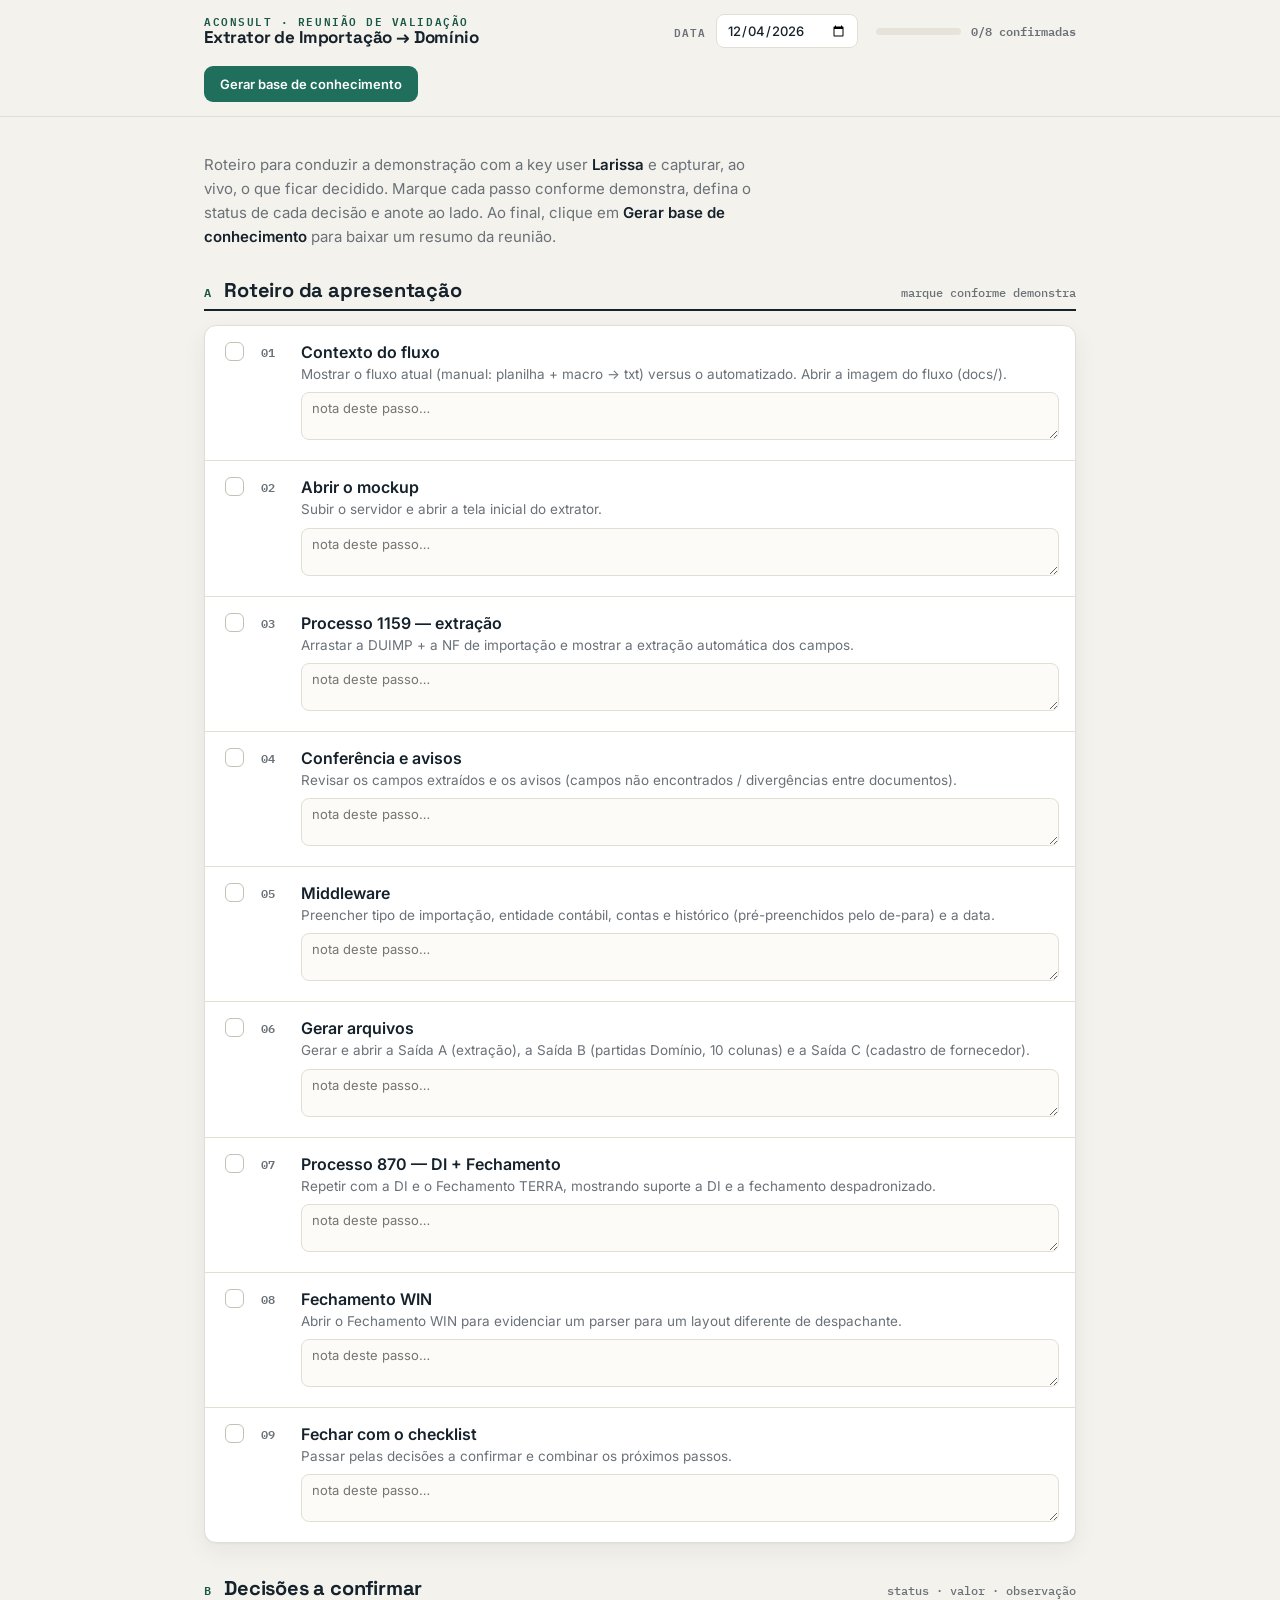
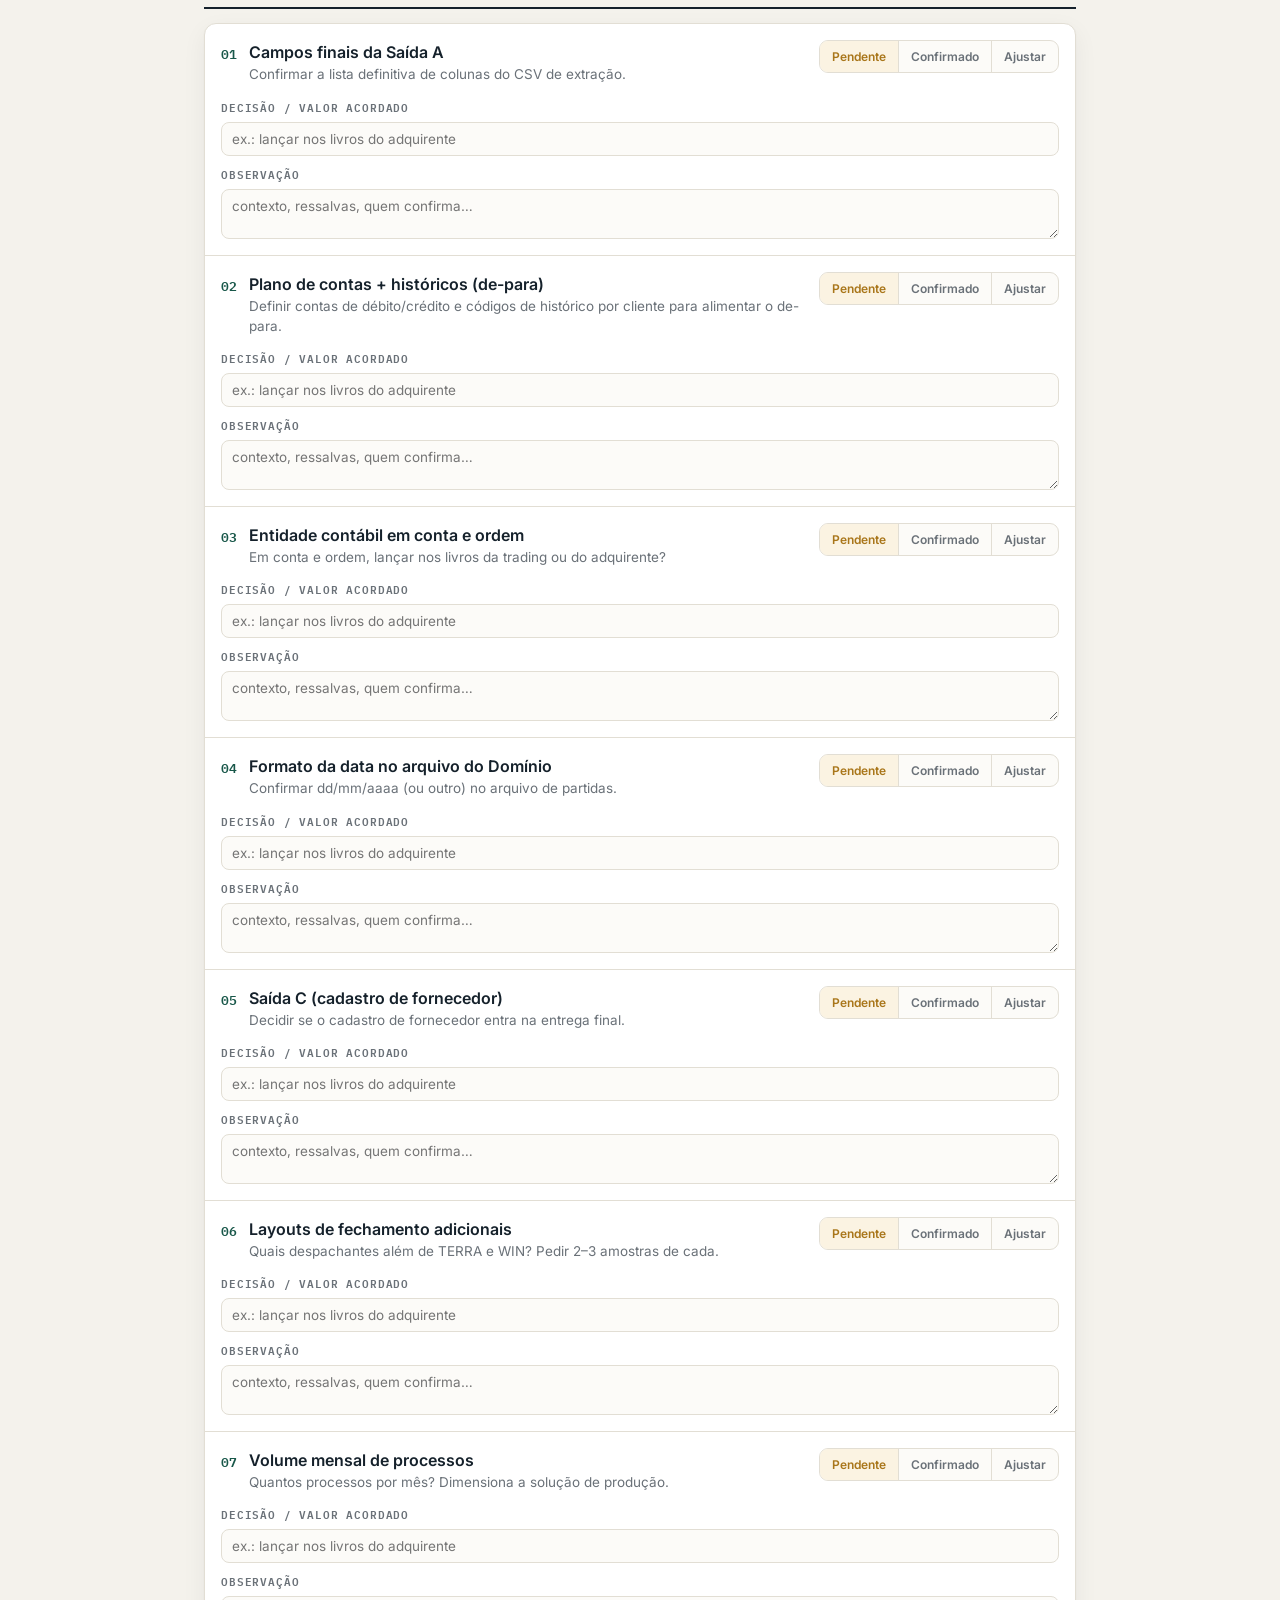
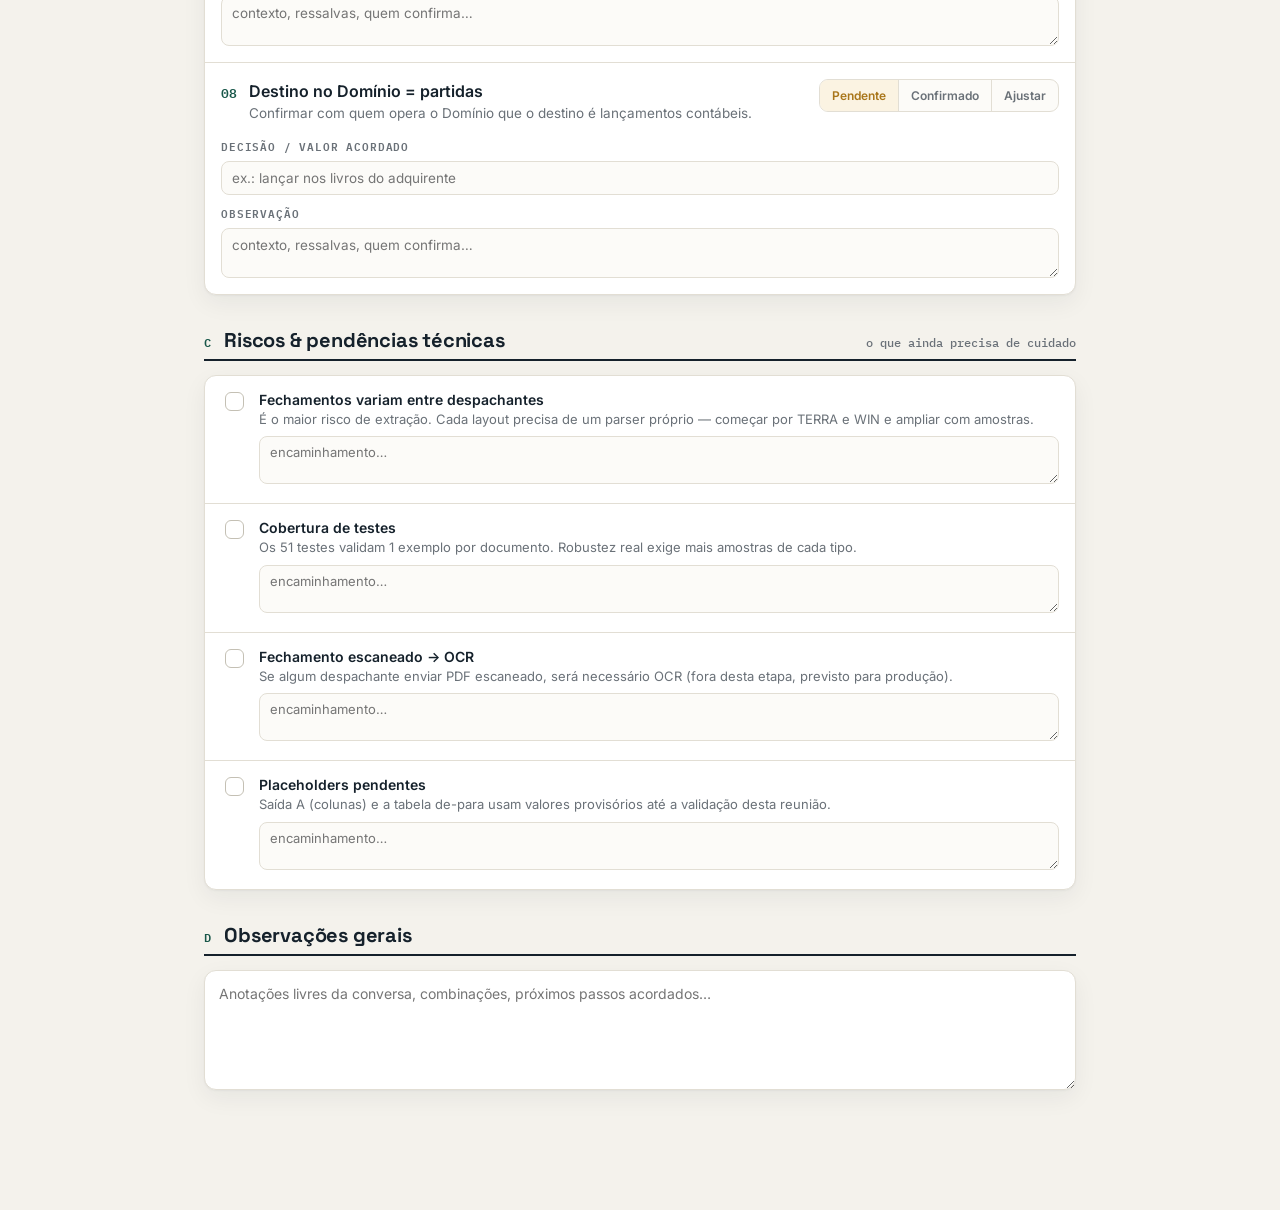
<file: docs/apresentacao_aconsult.html>
<!DOCTYPE html>
<html lang="pt-BR">
<head>
<meta charset="UTF-8">
<meta name="viewport" content="width=device-width, initial-scale=1.0">
<title>Aconsult · Validação do Extrator de Importação</title>
<link rel="preconnect" href="https://fonts.googleapis.com">
<link rel="preconnect" href="https://fonts.gstatic.com" crossorigin>
<link href="https://fonts.googleapis.com/css2?family=Space+Grotesk:wght@500;600;700&family=Inter:wght@400;500;600&family=IBM+Plex+Mono:wght@400;500&display=swap" rel="stylesheet">
<style>
  :root{
    --ink:#15212B; --paper:#F4F2EC; --surface:#FFFFFF; --line:#E2DED4;
    --muted:#6A7178; --green:#1F6F5C; --green-d:#185749; --amber:#A9761A; --brick:#C2543A;
    --shadow:0 1px 2px rgba(21,33,43,.04), 0 8px 24px rgba(21,33,43,.06);
  }
  *{box-sizing:border-box}
  html{scroll-behavior:smooth}
  body{
    margin:0; background:var(--paper); color:var(--ink);
    font-family:"Inter",system-ui,sans-serif; line-height:1.5;
    -webkit-font-smoothing:antialiased;
  }
  a{color:var(--green-d)}

  /* ---- sticky header ---- */
  header{
    position:sticky; top:0; z-index:50; background:rgba(244,242,236,.92);
    backdrop-filter:saturate(150%) blur(8px);
    border-bottom:1px solid var(--line);
  }
  .bar{max-width:920px; margin:0 auto; padding:14px 24px; display:flex; align-items:center; gap:18px; flex-wrap:wrap}
  .brand{display:flex; flex-direction:column; gap:2px; margin-right:auto}
  .brand .eyebrow{font:600 11px/1 "IBM Plex Mono",monospace; letter-spacing:.14em; text-transform:uppercase; color:var(--green-d)}
  .brand h1{font:700 17px/1.15 "Space Grotesk",sans-serif; margin:0; letter-spacing:-.01em}
  .meta{display:flex; align-items:center; gap:10px}
  .meta label{font:600 11px/1 "IBM Plex Mono",monospace; letter-spacing:.08em; text-transform:uppercase; color:var(--muted)}
  input[type=date]{
    font:500 13px "Inter",sans-serif; color:var(--ink); border:1px solid var(--line);
    background:var(--surface); border-radius:8px; padding:7px 10px;
  }
  .progress{display:flex; align-items:center; gap:10px; min-width:200px}
  .progress .track{flex:1; height:7px; background:#E7E3DA; border-radius:99px; overflow:hidden}
  .progress .fill{height:100%; width:0%; background:linear-gradient(90deg,var(--green),var(--green-d)); transition:width .35s ease}
  .progress .count{font:600 12px/1 "IBM Plex Mono",monospace; color:var(--muted); white-space:nowrap}
  .btn{
    font:600 13px "Inter",sans-serif; border:0; cursor:pointer; border-radius:9px;
    padding:10px 16px; transition:transform .08s ease, background .15s ease;
  }
  .btn:active{transform:translateY(1px)}
  .btn-primary{background:var(--green); color:#fff}
  .btn-primary:hover{background:var(--green-d)}
  .btn-ghost{background:transparent; color:var(--ink); border:1px solid var(--line)}
  .btn-ghost:hover{background:#fff}

  /* ---- layout ---- */
  main{max-width:920px; margin:0 auto; padding:36px 24px 80px}
  .lede{font:400 15px/1.6 "Inter",sans-serif; color:var(--muted); max-width:64ch; margin:0 0 30px}
  .lede b{color:var(--ink); font-weight:600}

  section{margin:0 0 34px}
  .sec-head{display:flex; align-items:baseline; gap:12px; margin:0 0 14px; padding-bottom:8px; border-bottom:2px solid var(--ink)}
  .sec-head .idx{font:600 12px/1 "IBM Plex Mono",monospace; color:var(--green-d); letter-spacing:.1em}
  .sec-head h2{font:700 20px/1.1 "Space Grotesk",sans-serif; margin:0; letter-spacing:-.01em}
  .sec-head .hint{margin-left:auto; font:500 12px "IBM Plex Mono",monospace; color:var(--muted)}

  .card{background:var(--surface); border:1px solid var(--line); border-radius:12px; box-shadow:var(--shadow); overflow:hidden}

  /* roteiro */
  ol.steps{list-style:none; margin:0; padding:0}
  ol.steps li{display:flex; gap:14px; padding:14px 16px; border-bottom:1px solid var(--line)}
  ol.steps li:last-child{border-bottom:0}
  .step-check{flex:0 0 auto; margin-top:2px}
  .step-num{font:600 12px "IBM Plex Mono",monospace; color:var(--muted); flex:0 0 26px; padding-top:2px}
  .step-body{flex:1}
  .step-body .t{font-weight:600}
  .step-body .d{font-size:13.5px; color:var(--muted)}
  .step-note{margin-top:8px; width:100%; font:400 13px "Inter",sans-serif; color:var(--ink);
    border:1px solid var(--line); border-radius:8px; padding:7px 10px; background:#FCFBF8; resize:vertical; min-height:34px}
  li.done{background:#F3F8F5}
  li.done .step-body .t{text-decoration:line-through; text-decoration-color:var(--green); text-decoration-thickness:1.5px}

  /* decisões */
  .decision{padding:16px; border-bottom:1px solid var(--line)}
  .decision:last-child{border-bottom:0}
  .decision .top{display:flex; gap:12px; align-items:flex-start; flex-wrap:wrap}
  .decision .num{font:600 13px "IBM Plex Mono",monospace; color:var(--green-d); flex:0 0 auto; padding-top:3px}
  .decision .qt{flex:1; min-width:240px}
  .decision .qt .t{font-weight:600}
  .decision .qt .d{font-size:13.5px; color:var(--muted)}
  .seg{display:inline-flex; border:1px solid var(--line); border-radius:9px; overflow:hidden; background:#FCFBF8}
  .seg button{font:600 12px "Inter",sans-serif; border:0; background:transparent; color:var(--muted); padding:8px 12px; cursor:pointer; transition:.12s}
  .seg button + button{border-left:1px solid var(--line)}
  .seg button[aria-pressed="true"][data-v="pendente"]{background:#FBF3E2; color:var(--amber)}
  .seg button[aria-pressed="true"][data-v="confirmado"]{background:#E9F4EF; color:var(--green-d)}
  .seg button[aria-pressed="true"][data-v="ajustar"]{background:#F8EBE7; color:var(--brick)}
  .fields{display:grid; grid-template-columns:1fr; gap:8px; margin-top:12px}
  .fields label{font:600 10.5px "IBM Plex Mono",monospace; letter-spacing:.08em; text-transform:uppercase; color:var(--muted); margin-bottom:-2px}
  .fields input, .fields textarea{font:400 13.5px "Inter",sans-serif; color:var(--ink);
    border:1px solid var(--line); border-radius:8px; padding:8px 10px; background:#FCFBF8; width:100%; resize:vertical}
  .fields textarea{min-height:44px}

  /* riscos */
  ul.risks{list-style:none; margin:0; padding:0}
  ul.risks li{display:flex; gap:12px; padding:13px 16px; border-bottom:1px solid var(--line)}
  ul.risks li:last-child{border-bottom:0}
  ul.risks .rt{flex:1}
  ul.risks .rt .t{font-weight:600; font-size:14px}
  ul.risks .rt .d{font-size:13px; color:var(--muted)}
  .risk-note{margin-top:7px; width:100%; font:400 13px "Inter",sans-serif; border:1px solid var(--line);
    border-radius:8px; padding:7px 10px; background:#FCFBF8; resize:vertical; min-height:32px}

  /* checkbox */
  input[type=checkbox]{appearance:none; width:19px; height:19px; border:1.5px solid #C4C0B4; border-radius:6px;
    background:#fff; cursor:pointer; display:grid; place-content:center; transition:.12s}
  input[type=checkbox]:hover{border-color:var(--green)}
  input[type=checkbox]:checked{background:var(--green); border-color:var(--green)}
  input[type=checkbox]:checked::after{content:""; width:5px; height:9px; border:solid #fff; border-width:0 2px 2px 0; transform:rotate(45deg) translateY(-1px)}

  /* observações */
  textarea.obs{width:100%; min-height:120px; font:400 14px "Inter",sans-serif; color:var(--ink);
    border:1px solid var(--line); border-radius:12px; padding:14px; background:var(--surface); box-shadow:var(--shadow); resize:vertical}

  /* modal */
  .overlay{position:fixed; inset:0; background:rgba(21,33,43,.45); display:none; align-items:center; justify-content:center; z-index:100; padding:24px}
  .overlay.open{display:flex}
  .modal{background:var(--surface); border-radius:14px; max-width:760px; width:100%; max-height:86vh; display:flex; flex-direction:column; box-shadow:0 24px 70px rgba(21,33,43,.3)}
  .modal-head{display:flex; align-items:center; gap:12px; padding:16px 20px; border-bottom:1px solid var(--line)}
  .modal-head h3{font:700 16px "Space Grotesk",sans-serif; margin:0; margin-right:auto}
  .modal pre{margin:0; overflow:auto; padding:18px 20px; font:400 12.5px/1.6 "IBM Plex Mono",monospace; color:var(--ink); white-space:pre-wrap; background:#FBFAF7; flex:1}
  .modal-foot{display:flex; gap:10px; justify-content:flex-end; padding:14px 20px; border-top:1px solid var(--line); flex-wrap:wrap}
  .x{border:0;background:transparent;font-size:20px;color:var(--muted);cursor:pointer;line-height:1}
  .toast{position:fixed; bottom:22px; left:50%; transform:translateX(-50%) translateY(20px); background:var(--ink); color:#fff;
    font:500 13px "Inter",sans-serif; padding:10px 18px; border-radius:10px; opacity:0; transition:.25s; z-index:120; pointer-events:none}
  .toast.show{opacity:1; transform:translateX(-50%) translateY(0)}

  @media (max-width:560px){
    .bar{padding:12px 16px} main{padding:24px 16px 64px}
    .progress{order:3; width:100%}
    .brand{margin-right:0}
  }
</style>
</head>
<body>
<header>
  <div class="bar">
    <div class="brand">
      <span class="eyebrow">Aconsult · Reunião de validação</span>
      <h1>Extrator de Importação → Domínio</h1>
    </div>
    <div class="meta">
      <label for="dt">Data</label>
      <input type="date" id="dt">
    </div>
    <div class="progress" title="Decisões com status Confirmado">
      <div class="track"><div class="fill" id="fill"></div></div>
      <span class="count" id="count">0/8 confirmadas</span>
    </div>
    <button class="btn btn-primary" id="gen">Gerar base de conhecimento</button>
  </div>
</header>

<main>
  <p class="lede">
    Roteiro para conduzir a demonstração com a key user <b>Larissa</b> e capturar, ao vivo, o que ficar
    decidido. Marque cada passo conforme demonstra, defina o status de cada decisão e anote ao lado.
    Ao final, clique em <b>Gerar base de conhecimento</b> para baixar um resumo da reunião.
  </p>

  <!-- ROTEIRO -->
  <section>
    <div class="sec-head"><span class="idx">A</span><h2>Roteiro da apresentação</h2><span class="hint">marque conforme demonstra</span></div>
    <div class="card">
      <ol class="steps" id="steps"></ol>
    </div>
  </section>

  <!-- DECISÕES -->
  <section>
    <div class="sec-head"><span class="idx">B</span><h2>Decisões a confirmar</h2><span class="hint">status · valor · observação</span></div>
    <div class="card" id="decisions"></div>
  </section>

  <!-- RISCOS -->
  <section>
    <div class="sec-head"><span class="idx">C</span><h2>Riscos &amp; pendências técnicas</h2><span class="hint">o que ainda precisa de cuidado</span></div>
    <div class="card"><ul class="risks" id="risks"></ul></div>
  </section>

  <!-- OBSERVAÇÕES -->
  <section>
    <div class="sec-head"><span class="idx">D</span><h2>Observações gerais</h2></div>
    <textarea class="obs" id="obs" placeholder="Anotações livres da conversa, combinações, próximos passos acordados…"></textarea>
  </section>
</main>

<!-- modal de preview -->
<div class="overlay" id="overlay">
  <div class="modal">
    <div class="modal-head">
      <h3>Base de conhecimento</h3>
      <button class="x" id="closeX" aria-label="Fechar">×</button>
    </div>
    <pre id="preview"></pre>
    <div class="modal-foot">
      <button class="btn btn-ghost" id="copy">Copiar</button>
      <button class="btn btn-primary" id="download">Baixar .md</button>
    </div>
  </div>
</div>
<div class="toast" id="toast"></div>

<script>
/* ---------- dados ---------- */
const STEPS = [
  ["Contexto do fluxo","Mostrar o fluxo atual (manual: planilha + macro → txt) versus o automatizado. Abrir a imagem do fluxo (docs/)."],
  ["Abrir o mockup","Subir o servidor e abrir a tela inicial do extrator."],
  ["Processo 1159 — extração","Arrastar a DUIMP + a NF de importação e mostrar a extração automática dos campos."],
  ["Conferência e avisos","Revisar os campos extraídos e os avisos (campos não encontrados / divergências entre documentos)."],
  ["Middleware","Preencher tipo de importação, entidade contábil, contas e histórico (pré-preenchidos pelo de-para) e a data."],
  ["Gerar arquivos","Gerar e abrir a Saída A (extração), a Saída B (partidas Domínio, 10 colunas) e a Saída C (cadastro de fornecedor)."],
  ["Processo 870 — DI + Fechamento","Repetir com a DI e o Fechamento TERRA, mostrando suporte a DI e a fechamento despadronizado."],
  ["Fechamento WIN","Abrir o Fechamento WIN para evidenciar um parser para um layout diferente de despachante."],
  ["Fechar com o checklist","Passar pelas decisões a confirmar e combinar os próximos passos."]
];

const DECISIONS = [
  ["Campos finais da Saída A","Confirmar a lista definitiva de colunas do CSV de extração."],
  ["Plano de contas + históricos (de-para)","Definir contas de débito/crédito e códigos de histórico por cliente para alimentar o de-para."],
  ["Entidade contábil em conta e ordem","Em conta e ordem, lançar nos livros da trading ou do adquirente?"],
  ["Formato da data no arquivo do Domínio","Confirmar dd/mm/aaaa (ou outro) no arquivo de partidas."],
  ["Saída C (cadastro de fornecedor)","Decidir se o cadastro de fornecedor entra na entrega final."],
  ["Layouts de fechamento adicionais","Quais despachantes além de TERRA e WIN? Pedir 2–3 amostras de cada."],
  ["Volume mensal de processos","Quantos processos por mês? Dimensiona a solução de produção."],
  ["Destino no Domínio = partidas","Confirmar com quem opera o Domínio que o destino é lançamentos contábeis."]
];

const RISKS = [
  ["Fechamentos variam entre despachantes","É o maior risco de extração. Cada layout precisa de um parser próprio — começar por TERRA e WIN e ampliar com amostras."],
  ["Cobertura de testes","Os 51 testes validam 1 exemplo por documento. Robustez real exige mais amostras de cada tipo."],
  ["Fechamento escaneado → OCR","Se algum despachante enviar PDF escaneado, será necessário OCR (fora desta etapa, previsto para produção)."],
  ["Placeholders pendentes","Saída A (colunas) e a tabela de-para usam valores provisórios até a validação desta reunião."]
];

/* ---------- montar ---------- */
const stepsEl = document.getElementById('steps');
STEPS.forEach((s,i)=>{
  const li=document.createElement('li');
  li.innerHTML=`<input type="checkbox" class="step-check" data-i="${i}">
    <span class="step-num">${String(i+1).padStart(2,'0')}</span>
    <div class="step-body"><div class="t">${s[0]}</div><div class="d">${s[1]}</div>
    <textarea class="step-note" placeholder="nota deste passo…"></textarea></div>`;
  stepsEl.appendChild(li);
});

const decEl=document.getElementById('decisions');
DECISIONS.forEach((d,i)=>{
  const wrap=document.createElement('div');
  wrap.className='decision';
  wrap.innerHTML=`
    <div class="top">
      <span class="num">${String(i+1).padStart(2,'0')}</span>
      <div class="qt"><div class="t">${d[0]}</div><div class="d">${d[1]}</div></div>
      <div class="seg" data-i="${i}" role="group" aria-label="status">
        <button data-v="pendente" aria-pressed="true">Pendente</button>
        <button data-v="confirmado" aria-pressed="false">Confirmado</button>
        <button data-v="ajustar" aria-pressed="false">Ajustar</button>
      </div>
    </div>
    <div class="fields">
      <label>Decisão / valor acordado</label>
      <input type="text" class="dec-val" placeholder="ex.: lançar nos livros do adquirente">
      <label>Observação</label>
      <textarea class="dec-note" placeholder="contexto, ressalvas, quem confirma…"></textarea>
    </div>`;
  decEl.appendChild(wrap);
});

const risksEl=document.getElementById('risks');
RISKS.forEach((r,i)=>{
  const li=document.createElement('li');
  li.innerHTML=`<input type="checkbox" data-i="${i}">
    <div class="rt"><div class="t">${r[0]}</div><div class="d">${r[1]}</div>
    <textarea class="risk-note" placeholder="encaminhamento…"></textarea></div>`;
  risksEl.appendChild(li);
});

/* data de hoje */
document.getElementById('dt').valueAsDate=new Date();

/* ---------- interações ---------- */
stepsEl.addEventListener('change',e=>{
  if(e.target.classList.contains('step-check')) e.target.closest('li').classList.toggle('done',e.target.checked);
});

let confirmed=new Array(DECISIONS.length).fill('pendente');
decEl.addEventListener('click',e=>{
  const b=e.target.closest('.seg button'); if(!b) return;
  const seg=b.closest('.seg'); const i=+seg.dataset.i;
  [...seg.querySelectorAll('button')].forEach(x=>x.setAttribute('aria-pressed', x===b?'true':'false'));
  confirmed[i]=b.dataset.v;
  updateProgress();
});
function updateProgress(){
  const n=confirmed.filter(v=>v==='confirmado').length;
  document.getElementById('fill').style.width=(n/DECISIONS.length*100)+'%';
  document.getElementById('count').textContent=`${n}/${DECISIONS.length} confirmadas`;
}

/* ---------- export ---------- */
function buildMarkdown(){
  const dt=document.getElementById('dt').value || '—';
  const now=new Date().toLocaleString('pt-BR');
  const n=confirmed.filter(v=>v==='confirmado').length;
  let m=`# Base de conhecimento — Reunião Aconsult\n`;
  m+=`**Projeto:** Extrator de Importação → Domínio (mockup de validação)\n`;
  m+=`**Data da reunião:** ${dt}  \n**Gerado em:** ${now}\n\n`;
  m+=`**Progresso:** ${n}/${DECISIONS.length} decisões confirmadas\n\n---\n\n`;

  m+=`## Roteiro demonstrado\n`;
  document.querySelectorAll('#steps li').forEach((li,i)=>{
    const done=li.querySelector('.step-check').checked;
    const note=li.querySelector('.step-note').value.trim();
    m+=`- [${done?'x':' '}] ${STEPS[i][0]}`;
    if(note) m+=` — _${note}_`;
    m+=`\n`;
  });

  m+=`\n## Decisões\n`;
  document.querySelectorAll('#decisions .decision').forEach((d,i)=>{
    const status=confirmed[i].toUpperCase();
    const val=d.querySelector('.dec-val').value.trim();
    const note=d.querySelector('.dec-note').value.trim();
    m+=`\n### ${i+1}. ${DECISIONS[i][0]} — **${status}**\n`;
    m+=`- ${DECISIONS[i][1]}\n`;
    if(val) m+=`- **Decisão/valor:** ${val}\n`;
    if(note) m+=`- **Observação:** ${note}\n`;
  });

  m+=`\n## Riscos & pendências técnicas\n`;
  document.querySelectorAll('#risks li').forEach((li,i)=>{
    const done=li.querySelector('input').checked;
    const note=li.querySelector('.risk-note').value.trim();
    m+=`- [${done?'x':' '}] ${RISKS[i][0]} — ${RISKS[i][1]}`;
    if(note) m+=`\n  - _${note}_`;
    m+=`\n`;
  });

  const obs=document.getElementById('obs').value.trim();
  m+=`\n## Observações gerais\n${obs||'_(sem anotações)_'}\n`;
  return m;
}

const overlay=document.getElementById('overlay');
document.getElementById('gen').addEventListener('click',()=>{
  document.getElementById('preview').textContent=buildMarkdown();
  overlay.classList.add('open');
});
document.getElementById('closeX').addEventListener('click',()=>overlay.classList.remove('open'));
overlay.addEventListener('click',e=>{if(e.target===overlay)overlay.classList.remove('open')});

function toast(msg){const t=document.getElementById('toast');t.textContent=msg;t.classList.add('show');setTimeout(()=>t.classList.remove('show'),1900)}

document.getElementById('download').addEventListener('click',()=>{
  const dt=document.getElementById('dt').value || 'reuniao';
  const blob=new Blob([buildMarkdown()],{type:'text/markdown;charset=utf-8'});
  const a=document.createElement('a');
  a.href=URL.createObjectURL(blob);
  a.download=`base_conhecimento_aconsult_${dt}.md`;
  a.click(); URL.revokeObjectURL(a.href);
  toast('Arquivo .md baixado');
});
document.getElementById('copy').addEventListener('click',async()=>{
  const txt=buildMarkdown();
  try{ await navigator.clipboard.writeText(txt); toast('Copiado para a área de transferência'); }
  catch(_){ const ta=document.getElementById('preview'); const r=document.createRange(); r.selectNodeContents(ta);
    const sel=getSelection(); sel.removeAllRanges(); sel.addRange(r); toast('Selecionado — use Ctrl/Cmd+C'); }
});
</script>
</body>
</html>
</file>
